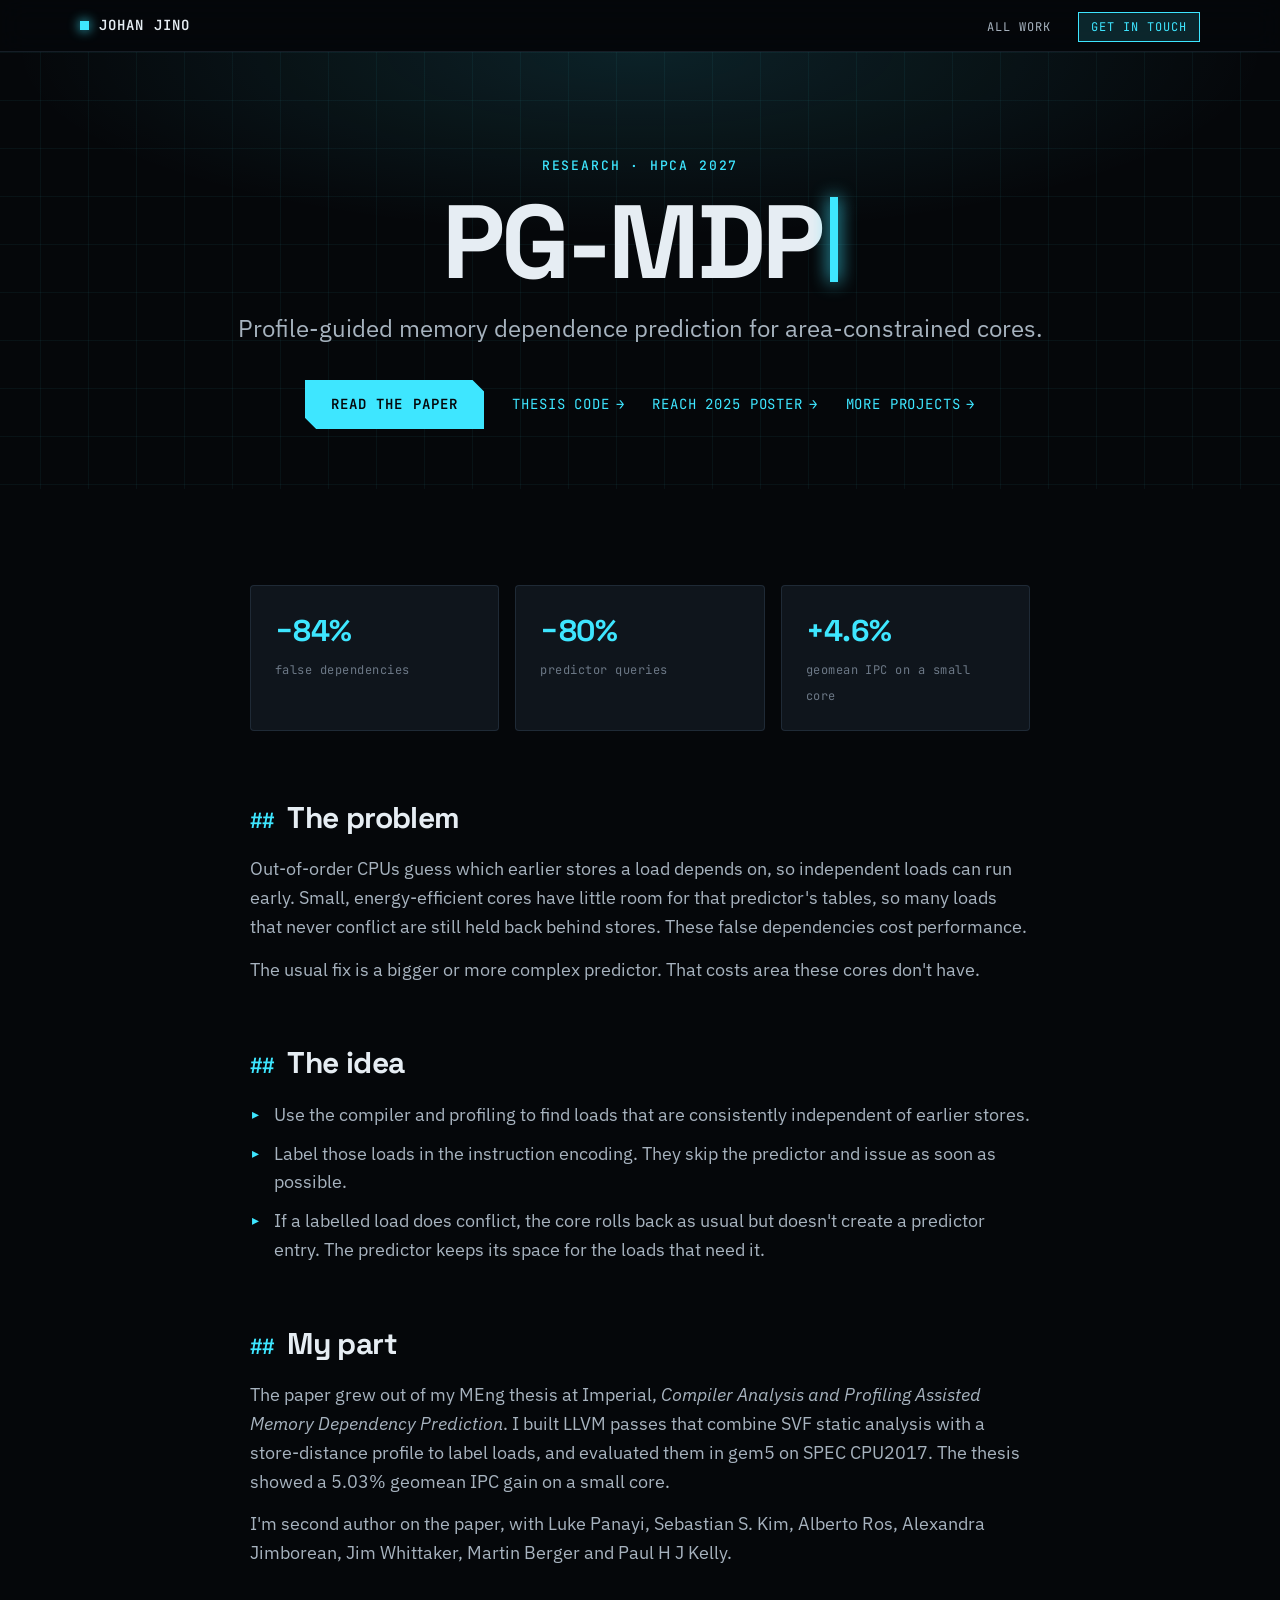
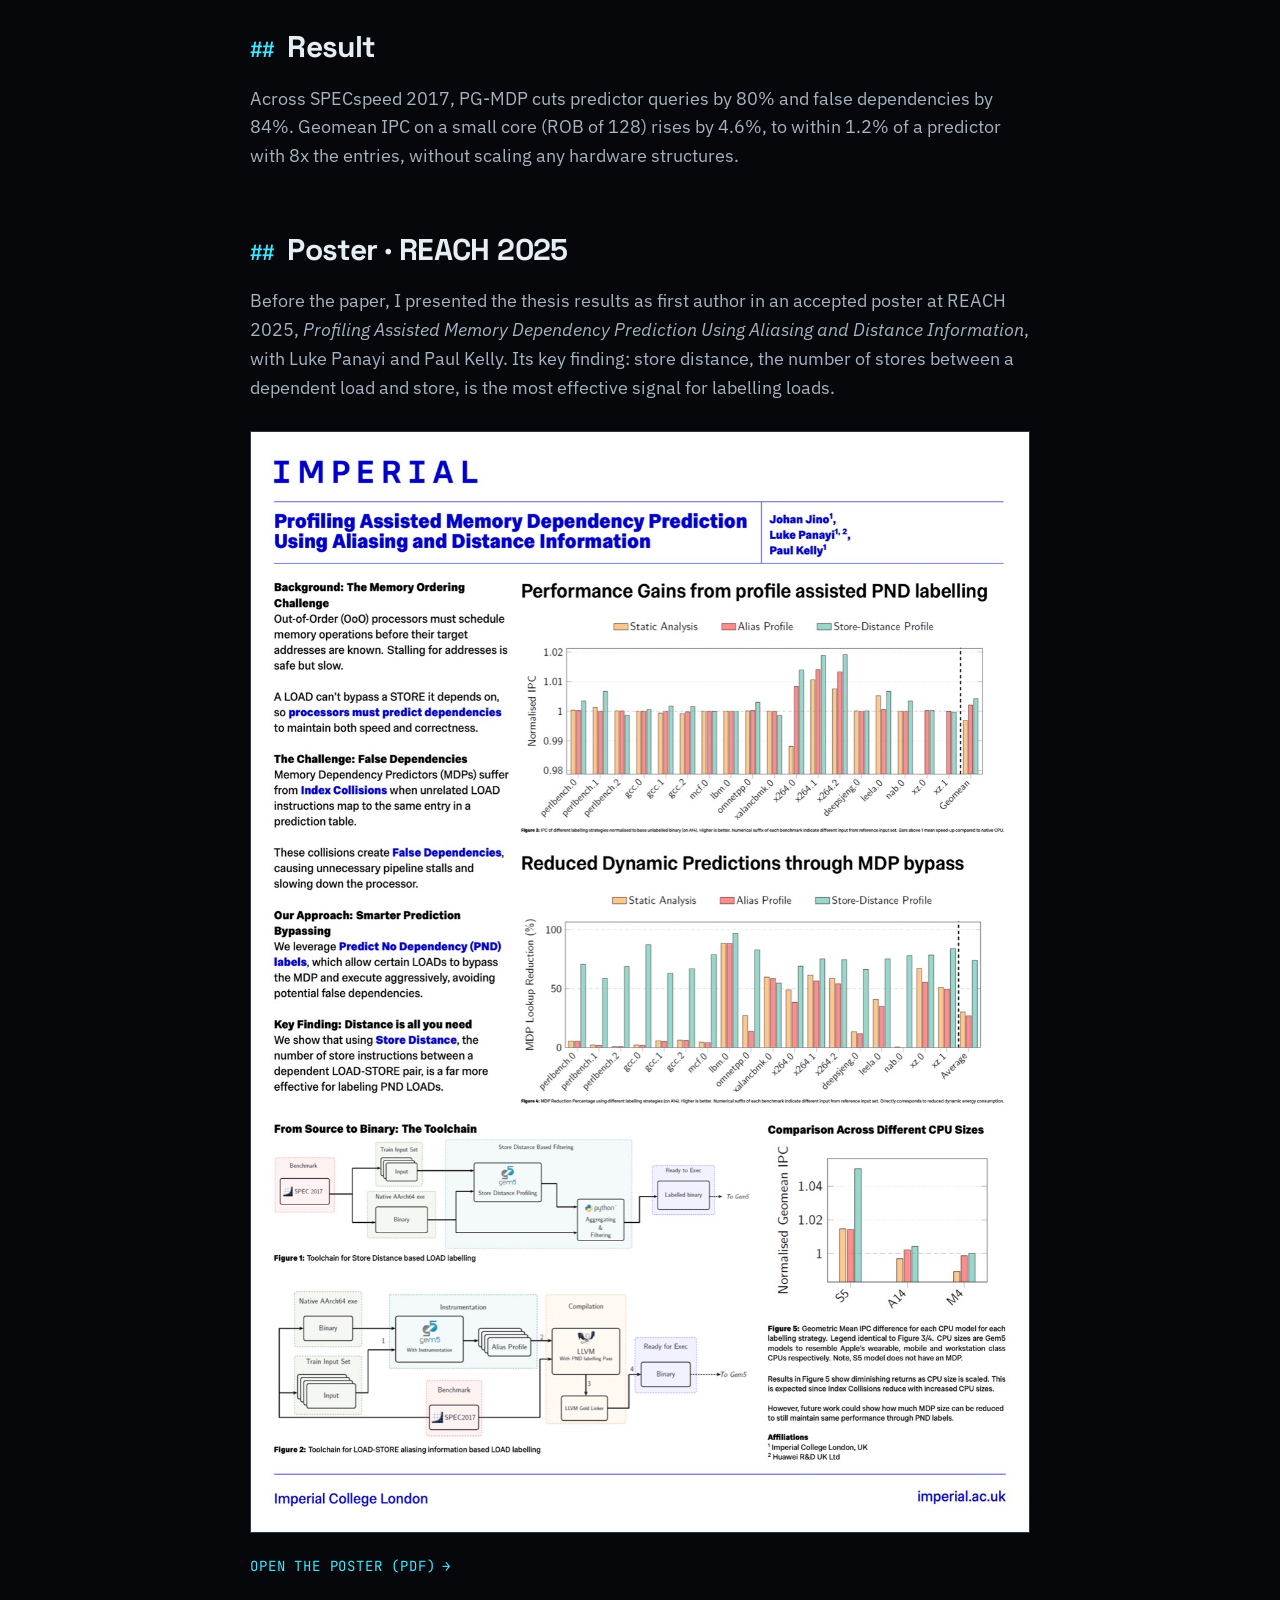
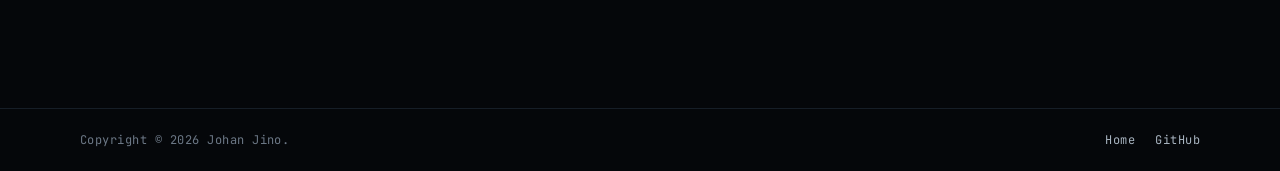
<file: PG-MDP-details.html>
<!DOCTYPE html>
<html lang="en" class="no-js">

<head>
  <meta charset="utf-8">
  <meta name="viewport" content="width=device-width, initial-scale=1">
  <title>PG-MDP — profile-guided memory dependence prediction · Johan Jino</title>
  <meta name="description" content="PG-MDP is a hardware-software co-design for memory dependence prediction on area-constrained cores, accepted at HPCA 2027. Johan Jino is second author.">
  <meta property="og:title" content="PG-MDP — profile-guided memory dependence prediction">
  <meta property="og:description" content="80% fewer predictor queries, 84% fewer false dependencies and +4.6% IPC on a small core, without a bigger predictor. HPCA 2027.">
  <meta property="og:image" content="https://johanjino.github.io/assets/img/johan-og.jpg">
  <link rel="icon" type="image/png" sizes="32x32" href="assets/img/favicon/favicon-32x32.png">
  <link rel="apple-touch-icon" sizes="180x180" href="assets/img/favicon/apple-touch-icon.png">
  <meta name="theme-color" content="#05070a">
  <link rel="preconnect" href="https://fonts.googleapis.com">
  <link rel="preconnect" href="https://fonts.gstatic.com" crossorigin>
  <link rel="stylesheet" href="https://fonts.googleapis.com/css2?family=IBM+Plex+Sans:wght@400;500;600&family=JetBrains+Mono:wght@400;500;600&family=Space+Grotesk:wght@500;600;700&display=swap">
  <link rel="stylesheet" href="assets/css/site.css?v=2">
</head>

<body>

  <header class="nav">
    <div class="wrap">
      <a href="index.html" class="nav-brand">Johan Jino</a>
      <ul class="nav-links nav-links-static">
        <li><a href="index.html#work">All work</a></li>
        <li><a href="index.html#contact" class="nav-cta">Get in touch</a></li>
      </ul>
    </div>
  </header>

  <main>
    <section class="case-hero">
      <div class="wrap">
        <p class="eyebrow reveal">Research · HPCA 2027</p>
        <h1 class="headline cursor reveal" data-delay="60">PG-MDP</h1>
        <p class="lede reveal" data-delay="120">Profile-guided memory dependence prediction for area-constrained cores.</p>
        <div class="actions reveal" data-delay="180">
          <a class="btn" href="https://arxiv.org/abs/2604.08445" target="_blank" rel="noopener">Read the paper</a>
          <a class="more" href="https://github.com/johanjino/PND-loads" target="_blank" rel="noopener">Thesis code</a>
          <a class="more" href="assets/docs/Johan_Jino_REACH_2025_Poster.pdf" target="_blank" rel="noopener">REACH 2025 poster</a>
          <a class="more" href="index.html#work">More projects</a>
        </div>
      </div>
    </section>

    <section class="case-body">
      <div class="wrap-narrow">
        <div class="case-facts reveal">
          <div class="case-fact"><b>&minus;84%</b><span>false dependencies</span></div>
          <div class="case-fact"><b>&minus;80%</b><span>predictor queries</span></div>
          <div class="case-fact"><b>+4.6%</b><span>geomean IPC on a small core</span></div>
        </div>

        <h2 class="reveal">The problem</h2>
        <p class="reveal">Out-of-order CPUs guess which earlier stores a load depends on, so independent loads can run early. Small, energy-efficient cores have little room for that predictor's tables, so many loads that never conflict are still held back behind stores. These false dependencies cost performance.</p>
        <p class="reveal">The usual fix is a bigger or more complex predictor. That costs area these cores don't have.</p>

        <h2 class="reveal">The idea</h2>
        <ul class="reveal">
          <li>Use the compiler and profiling to find loads that are consistently independent of earlier stores.</li>
          <li>Label those loads in the instruction encoding. They skip the predictor and issue as soon as possible.</li>
          <li>If a labelled load does conflict, the core rolls back as usual but doesn't create a predictor entry. The predictor keeps its space for the loads that need it.</li>
        </ul>

        <h2 class="reveal">My part</h2>
        <p class="reveal">The paper grew out of my MEng thesis at Imperial, <em>Compiler Analysis and Profiling Assisted Memory Dependency Prediction</em>. I built LLVM passes that combine SVF static analysis with a store-distance profile to label loads, and evaluated them in gem5 on SPEC CPU2017. The thesis showed a 5.03% geomean IPC gain on a small core.</p>
        <p class="reveal">I'm second author on the paper, with Luke Panayi, Sebastian S. Kim, Alberto Ros, Alexandra Jimborean, Jim Whittaker, Martin Berger and Paul H J Kelly.</p>

        <h2 class="reveal">Result</h2>
        <p class="reveal">Across SPECspeed 2017, PG-MDP cuts predictor queries by 80% and false dependencies by 84%. Geomean IPC on a small core (ROB of 128) rises by 4.6%, to within 1.2% of a predictor with 8x the entries, without scaling any hardware structures.</p>

        <h2 class="reveal">Poster · REACH 2025</h2>
        <p class="reveal">Before the paper, I presented the thesis results as first author in an accepted poster at REACH 2025, <em>Profiling Assisted Memory Dependency Prediction Using Aliasing and Distance Information</em>, with Luke Panayi and Paul Kelly. Its key finding: store distance, the number of stores between a dependent load and store, is the most effective signal for labelling loads.</p>
        <a class="case-poster reveal" href="assets/docs/Johan_Jino_REACH_2025_Poster.pdf" target="_blank" rel="noopener">
          <img src="assets/img/projects/PG-MDP/REACH_2025_Poster.jpg" alt="REACH 2025 poster: Profiling Assisted Memory Dependency Prediction Using Aliasing and Distance Information" loading="lazy" width="1273" height="1800">
        </a>
        <p class="reveal"><a class="more" href="assets/docs/Johan_Jino_REACH_2025_Poster.pdf" target="_blank" rel="noopener">Open the poster (PDF)</a></p>
      </div>
    </section>
  </main>

  <footer class="footer">
    <div class="wrap">
      <p>Copyright © 2026 Johan Jino.</p>
      <nav>
        <a href="index.html">Home</a>
        <a href="https://github.com/johanjino" target="_blank" rel="noopener">GitHub</a>
      </nav>
    </div>
  </footer>

  <script src="assets/js/site.js?v=2"></script>
</body>

</html>
</file>
<file: assets/css/site.css>
:root {
  --bg: #05070a;
  --panel: #0a0e13;
  --panel-2: #0f151c;
  --line: rgba(130, 170, 210, 0.14);
  --line-strong: rgba(130, 170, 210, 0.3);
  --ink: #e6edf3;
  --ink-soft: #a7b3bf;
  --muted: #6c7886;
  --accent: #3ee6ff;
  --accent-dim: rgba(62, 230, 255, 0.14);
  --accent-2: #9dff6a;
  --warn: #ffb340;
  --grid: rgba(62, 230, 255, 0.05);
  --radius: 4px;
  --nav-h: 52px;
  --max: 1120px;
  --font-display: "Space Grotesk", "IBM Plex Sans", system-ui, sans-serif;
  --font-body: "IBM Plex Sans", system-ui, -apple-system, "Segoe UI", sans-serif;
  --font-mono: "JetBrains Mono", "IBM Plex Mono", ui-monospace, SFMono-Regular, Menlo, monospace;
  --cut: 14px;
}

*,
*::before,
*::after {
  box-sizing: border-box;
}

html {
  scroll-behavior: smooth;
  scroll-padding-top: var(--nav-h);
  -webkit-text-size-adjust: 100%;
}

body {
  margin: 0;
  font-family: var(--font-body);
  font-size: 17px;
  line-height: 1.55;
  color: var(--ink);
  background: var(--bg);
  -webkit-font-smoothing: antialiased;
  -moz-osx-font-smoothing: grayscale;
  counter-reset: sec;
}

::selection {
  background: var(--accent);
  color: var(--bg);
}

img,
video {
  display: block;
  max-width: 100%;
  height: auto;
}

a {
  color: var(--accent);
  text-decoration: none;
}

a:hover {
  text-decoration: underline;
  text-underline-offset: 3px;
}

h1,
h2,
h3,
h4,
p {
  margin: 0;
}

.wrap {
  width: min(100% - 44px, var(--max));
  margin-inline: auto;
}

.wrap-narrow {
  width: min(100% - 44px, 780px);
  margin-inline: auto;
}

/* Navigation */

.nav {
  position: sticky;
  top: 0;
  z-index: 100;
  height: var(--nav-h);
  background: rgba(5, 7, 10, 0.72);
  backdrop-filter: blur(14px) saturate(140%);
  -webkit-backdrop-filter: blur(14px) saturate(140%);
  border-bottom: 1px solid var(--line);
}

.nav .wrap {
  height: 100%;
  display: flex;
  align-items: center;
  justify-content: space-between;
  gap: 24px;
}

.nav-brand {
  display: inline-flex;
  align-items: center;
  gap: 10px;
  font-family: var(--font-mono);
  font-size: 14px;
  font-weight: 600;
  letter-spacing: 0.08em;
  text-transform: uppercase;
  color: var(--ink);
}

.nav-brand::before {
  content: "";
  width: 9px;
  height: 9px;
  background: var(--accent);
  box-shadow: 0 0 12px var(--accent);
}

.nav-brand:hover {
  text-decoration: none;
}

.nav-links {
  display: flex;
  align-items: center;
  gap: 28px;
  list-style: none;
  margin: 0;
  padding: 0;
}

.nav-links a {
  font-family: var(--font-mono);
  font-size: 12px;
  letter-spacing: 0.08em;
  text-transform: uppercase;
  color: var(--ink-soft);
  transition: color 0.2s;
}

.nav-links a:hover,
.nav-links a.is-active {
  color: var(--accent);
  text-decoration: none;
}

.nav-links a.is-active::before {
  content: "> ";
}

.nav-cta {
  padding: 6px 12px;
  border: 1px solid var(--accent);
  color: var(--accent) !important;
  background: var(--accent-dim);
}

.nav-cta:hover {
  background: var(--accent);
  color: var(--bg) !important;
}

.nav-cta::before {
  content: none !important;
}

.nav-toggle {
  display: none;
  background: none;
  border: 0;
  padding: 8px;
  margin-right: -8px;
  cursor: pointer;
  color: var(--ink);
}

.nav-toggle svg {
  display: block;
}

@media (max-width: 760px) {
  .nav-toggle {
    display: block;
  }

  .nav-links {
    position: fixed;
    inset: var(--nav-h) 0 auto 0;
    flex-direction: column;
    align-items: flex-start;
    gap: 0;
    padding: 12px 22px 28px;
    background: rgba(5, 7, 10, 0.97);
    backdrop-filter: blur(14px);
    -webkit-backdrop-filter: blur(14px);
    border-bottom: 1px solid var(--line);
    transform: translateY(-8px);
    opacity: 0;
    pointer-events: none;
    transition: opacity 0.25s, transform 0.25s;
  }

  .nav.is-open .nav-links {
    transform: none;
    opacity: 1;
    pointer-events: auto;
  }

  .nav-links li {
    width: 100%;
  }

  .nav-links a {
    display: block;
    font-size: 18px;
    padding: 12px 0;
    border-bottom: 1px solid var(--line);
  }

  .nav-cta {
    display: inline-block !important;
    margin-top: 18px;
    padding: 10px 18px !important;
    border-bottom: 1px solid var(--accent) !important;
  }

  .nav-links-static {
    position: static;
    flex-direction: row;
    align-items: center;
    gap: 20px;
    padding: 0;
    background: none;
    border: 0;
    backdrop-filter: none;
    -webkit-backdrop-filter: none;
    transform: none;
    opacity: 1;
    pointer-events: auto;
  }

  .nav-links-static li {
    width: auto;
  }

  .nav-links-static a {
    font-size: 12px;
    padding: 0;
    border: 0;
  }

  .nav-links-static .nav-cta {
    margin-top: 0;
    padding: 6px 12px !important;
  }
}

/* Type */

.eyebrow {
  font-family: var(--font-mono);
  font-size: 13px;
  font-weight: 500;
  letter-spacing: 0.14em;
  text-transform: uppercase;
  color: var(--accent);
  margin-bottom: 14px;
}

.section-head .eyebrow {
  counter-increment: sec;
}

.section-head .eyebrow::before {
  content: "0" counter(sec) " // ";
  color: var(--muted);
}

.headline {
  font-family: var(--font-display);
  font-size: clamp(48px, 8.4vw, 104px);
  font-weight: 700;
  line-height: 1;
  letter-spacing: -0.035em;
}

.title {
  font-family: var(--font-display);
  font-size: clamp(34px, 5.2vw, 60px);
  font-weight: 700;
  line-height: 1.05;
  letter-spacing: -0.03em;
}

.lede {
  font-size: clamp(19px, 2.3vw, 24px);
  font-weight: 400;
  line-height: 1.4;
  color: var(--ink-soft);
  margin-top: 18px;
}

.body-lg {
  font-size: 19px;
  line-height: 1.6;
  color: var(--ink-soft);
}

.gradient-text {
  background: linear-gradient(90deg, var(--accent) 0%, var(--accent-2) 100%);
  -webkit-background-clip: text;
  background-clip: text;
  color: transparent;
}

.cursor::after {
  content: "";
  display: inline-block;
  width: 0.08em;
  height: 0.82em;
  margin-left: 0.08em;
  vertical-align: -0.04em;
  background: var(--accent);
  box-shadow: 0 0 18px var(--accent);
  animation: blink 1.1s steps(1) infinite;
}

@keyframes blink {
  50% {
    opacity: 0;
  }
}

/* Buttons */

.actions {
  display: flex;
  flex-wrap: wrap;
  justify-content: center;
  align-items: center;
  gap: 18px 28px;
  margin-top: 34px;
}

.btn {
  display: inline-flex;
  align-items: center;
  justify-content: center;
  gap: 10px;
  padding: 14px 26px;
  border: 0;
  background: var(--accent);
  color: var(--bg);
  font-family: var(--font-mono);
  font-size: 14px;
  font-weight: 600;
  letter-spacing: 0.08em;
  text-transform: uppercase;
  cursor: pointer;
  clip-path: polygon(0 0, calc(100% - 12px) 0, 100% 12px, 100% 100%, 12px 100%, 0 calc(100% - 12px));
  transition: background 0.2s, box-shadow 0.2s;
}

.btn:hover {
  background: #8ff1ff;
  text-decoration: none;
}

.btn:disabled {
  opacity: 0.6;
  cursor: progress;
}

.more {
  font-family: var(--font-mono);
  font-size: 14px;
  letter-spacing: 0.06em;
  text-transform: uppercase;
  white-space: nowrap;
}

.more::after {
  content: "\2192";
  display: inline-block;
  margin-left: 6px;
  transition: transform 0.2s;
}

.more:hover::after {
  transform: translateX(3px);
}

/* Sections */

.section {
  position: relative;
  padding: 128px 0;
  border-top: 1px solid var(--line);
}

.section-alt {
  background-color: var(--panel);
  background-image:
    linear-gradient(var(--grid) 1px, transparent 1px),
    linear-gradient(90deg, var(--grid) 1px, transparent 1px);
  background-size: 48px 48px;
  background-position: center top;
}

.section-dark {
  background:
    radial-gradient(ellipse 60% 50% at 50% 0%, rgba(62, 230, 255, 0.12), transparent 70%),
    var(--bg);
}

.section-head {
  text-align: center;
  max-width: 820px;
  margin: 0 auto 64px;
}

@media (max-width: 760px) {
  .section {
    padding: 88px 0;
  }

  .section-head {
    margin-bottom: 44px;
  }
}

/* Panels with corner brackets */

.tile,
.role,
.card,
.quote,
.case-fact {
  position: relative;
  background: var(--panel-2);
  border: 1px solid var(--line);
  border-radius: var(--radius);
}

.tile::before,
.role::before,
.card::before,
.quote::before {
  content: "";
  position: absolute;
  inset: -1px;
  pointer-events: none;
  border-radius: var(--radius);
  background:
    linear-gradient(var(--accent), var(--accent)) top left / 14px 1px,
    linear-gradient(var(--accent), var(--accent)) top left / 1px 14px,
    linear-gradient(var(--accent), var(--accent)) bottom right / 14px 1px,
    linear-gradient(var(--accent), var(--accent)) bottom right / 1px 14px;
  background-repeat: no-repeat;
  opacity: 0.7;
  transition: opacity 0.3s;
}

/* Hero */

.hero {
  position: relative;
  padding: 104px 0 0;
  text-align: center;
  overflow: hidden;
  background:
    radial-gradient(ellipse 70% 55% at 50% 0%, rgba(62, 230, 255, 0.14), transparent 70%),
    linear-gradient(var(--grid) 1px, transparent 1px),
    linear-gradient(90deg, var(--grid) 1px, transparent 1px),
    var(--bg);
  background-size: auto, 48px 48px, 48px 48px, auto;
  background-position: center top;
}

.status {
  display: inline-flex;
  align-items: center;
  gap: 10px;
  padding: 7px 14px;
  margin-bottom: 30px;
  border: 1px solid rgba(157, 255, 106, 0.35);
  background: rgba(157, 255, 106, 0.06);
  font-family: var(--font-mono);
  font-size: 12px;
  letter-spacing: 0.1em;
  text-transform: uppercase;
  color: var(--accent-2);
}

.status::before {
  content: "";
  width: 7px;
  height: 7px;
  border-radius: 50%;
  background: var(--accent-2);
  box-shadow: 0 0 10px var(--accent-2);
  animation: pulse 2s ease-in-out infinite;
}

@keyframes pulse {
  50% {
    opacity: 0.35;
  }
}

.hero .lede {
  max-width: 900px;
  margin-inline: auto;
}

.hero .lede .gradient-text {
  white-space: nowrap;
}

.hero-media {
  position: relative;
  margin: 76px auto 0;
  width: min(100% - 44px, 1200px);
  aspect-ratio: 16 / 10;
  border: 1px solid var(--line-strong);
  border-bottom: 0;
  overflow: hidden;
  will-change: transform, opacity;
}

.hero-media img {
  width: 100%;
  height: 100%;
  object-fit: cover;
  object-position: 60% 40%;
  filter: saturate(0.85) contrast(1.04);
}

.hero-media::after {
  content: "";
  position: absolute;
  inset: 0;
  pointer-events: none;
  background:
    repeating-linear-gradient(0deg, rgba(0, 0, 0, 0.06) 0 1px, transparent 1px 3px),
    linear-gradient(180deg, transparent 72%, rgba(5, 7, 10, 0.7) 100%);
}

.hud {
  position: absolute;
  z-index: 2;
  font-family: var(--font-mono);
  font-size: 11px;
  letter-spacing: 0.12em;
  text-transform: uppercase;
  color: var(--accent);
  text-shadow: 0 0 8px rgba(62, 230, 255, 0.5);
  text-align: left;
  line-height: 1.6;
  padding: 4px 8px;
  background: rgba(5, 7, 10, 0.62);
  backdrop-filter: blur(4px);
  -webkit-backdrop-filter: blur(4px);
}

.hud-tl {
  top: 22px;
  left: 24px;
}

.hud-tr {
  top: 22px;
  right: 24px;
  text-align: right;
}

.hud-bl {
  bottom: 22px;
  left: 24px;
  color: var(--accent-2);
  text-shadow: 0 0 8px rgba(157, 255, 106, 0.5);
}

.hud-br {
  bottom: 22px;
  right: 24px;
  text-align: right;
  color: var(--muted);
  text-shadow: none;
}

.hud-frame {
  position: absolute;
  z-index: 1;
  inset: 12px;
  pointer-events: none;
  background:
    linear-gradient(var(--accent), var(--accent)) top left / 22px 1px,
    linear-gradient(var(--accent), var(--accent)) top left / 1px 22px,
    linear-gradient(var(--accent), var(--accent)) top right / 22px 1px,
    linear-gradient(var(--accent), var(--accent)) top right / 1px 22px,
    linear-gradient(var(--accent), var(--accent)) bottom left / 22px 1px,
    linear-gradient(var(--accent), var(--accent)) bottom left / 1px 22px,
    linear-gradient(var(--accent), var(--accent)) bottom right / 22px 1px,
    linear-gradient(var(--accent), var(--accent)) bottom right / 1px 22px;
  background-repeat: no-repeat;
}

.hud-scan {
  position: absolute;
  z-index: 1;
  inset: 0;
  pointer-events: none;
  background: linear-gradient(180deg, transparent, rgba(62, 230, 255, 0.08), transparent) bottom / 100% 120px no-repeat;
  transform: translateY(-100%);
  animation: scan 7s linear infinite;
  will-change: transform;
}

@keyframes scan {
  to {
    transform: translateY(120px);
  }
}

@media (max-width: 760px) {
  .hero {
    padding-top: 72px;
  }

  .hero-media {
    aspect-ratio: 4 / 5;
    margin-top: 52px;
  }

  .hud-tr,
  .hud-br {
    display: none;
  }
}

/* Highlights bento */

.bento {
  display: grid;
  grid-template-columns: repeat(6, 1fr);
  gap: 16px;
}

.tile {
  grid-column: span 2;
  padding: 36px 32px;
  min-height: 280px;
  display: flex;
  flex-direction: column;
  justify-content: space-between;
  transition: border-color 0.3s, box-shadow 0.3s;
}

.tile:hover {
  border-color: var(--line-strong);
  box-shadow: 0 0 0 1px var(--accent-dim), 0 20px 60px -30px rgba(62, 230, 255, 0.35);
}

.tile:hover::before {
  opacity: 1;
}

.tile-wide {
  grid-column: span 3;
}

.tile-full {
  grid-column: span 6;
}

.tile-dark {
  background:
    radial-gradient(ellipse 80% 70% at 0% 0%, rgba(62, 230, 255, 0.1), transparent 70%),
    var(--panel-2);
  border-color: rgba(62, 230, 255, 0.28);
}

.tile-label {
  font-family: var(--font-mono);
  font-size: 12px;
  letter-spacing: 0.12em;
  text-transform: uppercase;
  color: var(--muted);
}

.tile-label::before {
  content: "[ ";
  color: var(--accent);
}

.tile-label::after {
  content: " ]";
  color: var(--accent);
}

.tile-stat {
  font-family: var(--font-display);
  font-size: clamp(56px, 7vw, 88px);
  font-weight: 700;
  line-height: 1;
  letter-spacing: -0.04em;
  margin: 26px 0 14px;
}

.tile-stat-sm {
  font-size: clamp(34px, 4.2vw, 50px);
  letter-spacing: -0.03em;
}

.tile-copy {
  font-size: 17px;
  line-height: 1.45;
  font-weight: 500;
  max-width: 440px;
}

.tile-copy span {
  font-weight: 400;
  color: var(--ink-soft);
}

@media (max-width: 1000px) {
  .tile,
  .tile-wide {
    grid-column: span 3;
  }
}

@media (max-width: 640px) {
  .bento {
    grid-template-columns: 1fr;
  }

  .tile,
  .tile-wide,
  .tile-full {
    grid-column: auto;
    min-height: 0;
  }
}

/* On stage video strip */

.stage {
  position: relative;
  min-height: min(78vh, 760px);
  display: flex;
  align-items: flex-end;
  overflow: hidden;
  background: var(--bg);
  border-top: 1px solid var(--line);
  text-align: center;
}

.stage-media {
  position: absolute;
  inset: 0;
}

.stage-video {
  width: 100%;
  height: 100%;
  object-fit: cover;
  object-position: 70% 45%;
  filter: grayscale(0.3) brightness(0.75) contrast(1.06);
}

.stage-media::after {
  content: "";
  position: absolute;
  inset: 0;
  background:
    repeating-linear-gradient(0deg, rgba(0, 0, 0, 0.12) 0 1px, transparent 1px 3px),
    linear-gradient(180deg, var(--bg) 0%, rgba(5, 7, 10, 0.05) 18%, rgba(5, 7, 10, 0.1) 50%, rgba(5, 7, 10, 0.85) 86%, var(--bg) 100%),
    linear-gradient(90deg, rgba(62, 230, 255, 0.1), transparent 40%, transparent 60%, rgba(157, 255, 106, 0.06));
}

.stage .hud-tl,
.stage .hud-br {
  top: auto;
  bottom: auto;
}

.stage .hud-tl {
  top: 32px;
}

.stage .hud-br {
  bottom: 32px;
}

.stage-rec::before {
  content: "\25CF  ";
  color: #ff4d4d;
  text-shadow: 0 0 8px rgba(255, 77, 77, 0.7);
  animation: blink 1.4s steps(1) infinite;
}

.stage-copy {
  position: relative;
  z-index: 2;
  padding: 0 0 96px;
}

.stage-copy .lede {
  max-width: 640px;
  margin-inline: auto;
}

.stage-copy .actions {
  margin-top: 26px;
}

@supports (animation-timeline: view()) {
  .stage-media {
    animation: stage-fade linear both;
    animation-timeline: view();
    animation-range: entry 0% cover 45%;
  }

  @keyframes stage-fade {
    from {
      opacity: 0;
      transform: scale(1.06);
    }

    to {
      opacity: 1;
      transform: none;
    }
  }
}

@media (max-width: 760px) {
  .stage {
    min-height: 82vh;
  }

  .stage-media {
    bottom: 34%;
  }

  .stage-video {
    object-position: 74% 45%;
  }

  .stage-copy {
    padding-bottom: 64px;
  }
}

/* Stack (silicon to cluster) */

.stack {
  position: relative;
  display: grid;
  grid-template-columns: repeat(4, 1fr);
  border: 1px solid var(--line-strong);
  background: var(--panel);
}

.stack::before {
  content: "";
  position: absolute;
  left: 0;
  right: 0;
  top: 0;
  height: 2px;
  background: linear-gradient(90deg, var(--accent), var(--accent-2));
  box-shadow: 0 0 16px rgba(62, 230, 255, 0.6);
}

.layer {
  position: relative;
  padding: 40px 28px 36px;
}

.layer + .layer {
  border-left: 1px solid var(--line);
}

.layer-num {
  font-family: var(--font-mono);
  font-size: 12px;
  letter-spacing: 0.14em;
  color: var(--accent);
}

.layer-num::before {
  content: "LAYER_";
  color: var(--muted);
}

.layer h3 {
  font-family: var(--font-display);
  font-size: 26px;
  font-weight: 700;
  letter-spacing: -0.02em;
  margin: 14px 0 10px;
}

.layer p {
  color: var(--ink-soft);
  font-size: 16px;
}

@media (max-width: 900px) {
  .stack {
    grid-template-columns: repeat(2, 1fr);
  }

  .layer:nth-child(3) {
    border-left: 0;
  }

  .layer:nth-child(n+3) {
    border-top: 1px solid var(--line);
  }
}

@media (max-width: 520px) {
  .stack {
    grid-template-columns: 1fr;
  }

  .layer + .layer {
    border-left: 0;
    border-top: 1px solid var(--line);
  }
}

/* Experience */

.roles {
  display: grid;
  gap: 16px;
}

.role {
  display: grid;
  grid-template-columns: 240px 1fr;
  gap: 32px;
  padding: 40px;
}

.role-meta h3 {
  font-family: var(--font-display);
  font-size: 28px;
  font-weight: 700;
  letter-spacing: -0.02em;
}

.role-meta p {
  font-family: var(--font-mono);
  font-size: 13px;
  letter-spacing: 0.04em;
  color: var(--muted);
  margin-top: 8px;
}

.role-title {
  font-size: 19px;
  font-weight: 600;
  margin-bottom: 16px;
}

.role ul {
  margin: 0;
  padding: 0;
  list-style: none;
  display: grid;
  gap: 12px;
}

.role li {
  position: relative;
  padding-left: 24px;
  color: var(--ink-soft);
}

.role li::before {
  content: "▸";
  position: absolute;
  left: 2px;
  top: 0;
  color: var(--accent);
  font-size: 14px;
  line-height: 1.75;
}

.role li strong {
  color: var(--ink);
  font-weight: 600;
}

.role-sub {
  font-family: var(--font-mono);
  font-size: 12px;
  letter-spacing: 0.12em;
  text-transform: uppercase;
  color: var(--muted);
  margin: 26px 0 12px;
}

.chips {
  display: flex;
  flex-wrap: wrap;
  gap: 8px;
  margin-top: 22px;
}

.chip {
  font-family: var(--font-mono);
  font-size: 12px;
  letter-spacing: 0.04em;
  padding: 4px 10px;
  border: 1px solid var(--line-strong);
  color: var(--ink-soft);
}

@media (max-width: 760px) {
  .role {
    grid-template-columns: 1fr;
    gap: 18px;
    padding: 30px 24px;
  }
}

/* Work */

.work {
  display: grid;
  grid-template-columns: repeat(2, 1fr);
  gap: 16px;
}

.card {
  display: flex;
  flex-direction: column;
  overflow: hidden;
  transition: transform 0.4s cubic-bezier(0.2, 0.8, 0.2, 1), border-color 0.3s, box-shadow 0.3s;
}

.card:hover {
  transform: translateY(-4px);
  border-color: rgba(62, 230, 255, 0.4);
  box-shadow: 0 30px 70px -40px rgba(62, 230, 255, 0.5);
}

.card:hover::before {
  opacity: 1;
}

.card-body {
  padding: 40px 36px 28px;
  text-align: center;
}

.card-kicker {
  font-family: var(--font-mono);
  font-size: 12px;
  letter-spacing: 0.14em;
  text-transform: uppercase;
  color: var(--accent);
}

.card h3 {
  font-family: var(--font-display);
  font-size: 38px;
  font-weight: 700;
  letter-spacing: -0.03em;
  margin: 10px 0;
}

.card p {
  font-size: 17px;
  color: var(--ink-soft);
  max-width: 420px;
  margin-inline: auto;
}

.card .actions {
  margin-top: 22px;
  gap: 14px 24px;
}

.card-media {
  margin-top: auto;
  padding: 0 28px;
}

.card-media img {
  width: 100%;
  aspect-ratio: 16 / 10;
  object-fit: cover;
  border: 1px solid var(--line);
  border-bottom: 0;
  filter: saturate(0.85);
  transition: filter 0.3s;
}

.card:hover .card-media img {
  filter: none;
}

.card-term {
  aspect-ratio: 16 / 10;
  margin: 0;
  padding: 28px 28px 20px;
  display: flex;
  flex-direction: column;
  justify-content: center;
  gap: 4px;
  font-family: var(--font-mono);
  background:
    linear-gradient(var(--grid) 1px, transparent 1px),
    linear-gradient(90deg, var(--grid) 1px, transparent 1px),
    var(--bg);
  background-size: 24px 24px;
  border: 1px solid var(--line);
  border-bottom: 0;
}

.card-term::before {
  content: "$ ./results --summary";
  font-size: 12px;
  color: var(--accent-2);
  margin-bottom: 10px;
}

.card-term div {
  display: flex;
  justify-content: space-between;
  align-items: baseline;
  gap: 16px;
  padding: 8px 0;
  border-bottom: 1px dashed var(--line);
}

.card-term dt {
  font-size: 12px;
  letter-spacing: 0.06em;
  text-transform: uppercase;
  color: var(--muted);
}

.card-term dd {
  margin: 0;
  font-family: var(--font-display);
  font-size: clamp(20px, 2.4vw, 28px);
  font-weight: 700;
  letter-spacing: -0.02em;
  color: var(--accent);
  white-space: nowrap;
}

.work-more {
  margin-top: 36px;
  text-align: center;
  color: var(--ink-soft);
}

@media (max-width: 860px) {
  .work {
    grid-template-columns: 1fr;
  }

  .card-body {
    padding: 36px 24px 24px;
  }

  .card h3 {
    font-size: 32px;
  }

  .card-term {
    aspect-ratio: auto;
    padding: 22px 20px 16px;
  }
}

/* Tech specs */

.specs {
  border: 1px solid var(--line-strong);
  background: var(--panel);
}

.spec {
  display: grid;
  grid-template-columns: 240px 1fr;
  gap: 32px;
  padding: 22px 28px;
}

.spec + .spec {
  border-top: 1px dashed var(--line);
}

.spec h3 {
  font-family: var(--font-mono);
  font-size: 13px;
  font-weight: 500;
  letter-spacing: 0.12em;
  text-transform: uppercase;
  color: var(--accent);
  padding-top: 3px;
}

.spec p {
  color: var(--ink);
}

.spec p + p {
  margin-top: 4px;
}

.spec .spec-note {
  color: var(--muted);
  font-size: 15px;
}

@media (max-width: 640px) {
  .spec {
    grid-template-columns: 1fr;
    gap: 6px;
    padding: 20px;
  }
}

/* Quotes */

.quotes {
  display: grid;
  grid-template-columns: repeat(3, 1fr);
  gap: 16px;
}

.quote {
  display: flex;
  flex-direction: column;
  margin: 0;
  padding: 36px 32px;
}

.quote blockquote {
  margin: 0;
}

.quote blockquote::before {
  content: "> TRANSMISSION";
  display: block;
  margin-bottom: 18px;
  font-family: var(--font-mono);
  font-size: 11px;
  letter-spacing: 0.16em;
  color: var(--muted);
}

.quote-pull {
  font-family: var(--font-display);
  font-size: 23px;
  font-weight: 600;
  line-height: 1.25;
  letter-spacing: -0.015em;
}

.quote-more {
  margin-top: 16px;
  color: var(--ink-soft);
  font-size: 16px;
}

.quote figcaption {
  display: flex;
  align-items: center;
  gap: 14px;
  margin-top: auto;
  padding-top: 28px;
}

.quote figcaption img {
  width: 44px;
  height: 44px;
  border-radius: 50%;
  object-fit: cover;
  border: 1px solid var(--line-strong);
  filter: grayscale(0.4);
}

.quote-name {
  font-weight: 600;
  font-size: 15px;
}

.quote-role {
  font-family: var(--font-mono);
  font-size: 12px;
  color: var(--muted);
}

@media (max-width: 960px) {
  .quotes {
    grid-template-columns: 1fr;
  }
}

/* About strip */

.about {
  display: grid;
  grid-template-columns: 1fr 1fr;
  gap: 64px;
  align-items: center;
}

.about-photo {
  position: relative;
  aspect-ratio: 4 / 5;
  border: 1px solid var(--line-strong);
  overflow: hidden;
}

.about-photo img {
  width: 100%;
  height: 100%;
  object-fit: cover;
  object-position: 50% 30%;
  filter: saturate(0.75) contrast(1.05);
}

.about-photo::after {
  content: "";
  position: absolute;
  inset: 10px;
  pointer-events: none;
  background:
    linear-gradient(var(--accent), var(--accent)) top left / 18px 1px,
    linear-gradient(var(--accent), var(--accent)) top left / 1px 18px,
    linear-gradient(var(--accent), var(--accent)) bottom right / 18px 1px,
    linear-gradient(var(--accent), var(--accent)) bottom right / 1px 18px;
  background-repeat: no-repeat;
}

.about .title + .body-lg {
  margin-top: 24px;
}

.about .body-lg + .body-lg {
  margin-top: 18px;
}

@media (max-width: 860px) {
  .about {
    grid-template-columns: 1fr;
    gap: 40px;
  }
}

/* Contact */

.contact {
  text-align: center;
}

.contact-links {
  display: flex;
  flex-wrap: wrap;
  justify-content: center;
  gap: 14px 32px;
  margin-top: 28px;
}

.form {
  max-width: 660px;
  margin: 72px auto 0;
  padding: 28px;
  text-align: left;
  display: grid;
  grid-template-columns: 1fr 1fr;
  gap: 14px;
  border: 1px solid var(--line-strong);
  background: var(--panel);
}

.form::before {
  content: "$ ./send_message --to johan";
  grid-column: 1 / -1;
  font-family: var(--font-mono);
  font-size: 13px;
  color: var(--accent-2);
  margin-bottom: 4px;
}

.form .full {
  grid-column: 1 / -1;
}

.form input,
.form textarea {
  width: 100%;
  font-family: var(--font-mono);
  font-size: 15px;
  color: var(--ink);
  background: var(--bg);
  border: 1px solid var(--line-strong);
  border-radius: 0;
  padding: 14px 16px;
  transition: border-color 0.2s, box-shadow 0.2s;
}

.form input::placeholder,
.form textarea::placeholder {
  color: var(--muted);
}

.form input:focus,
.form textarea:focus {
  outline: none;
  border-color: var(--accent);
  box-shadow: 0 0 0 3px var(--accent-dim);
}

.form textarea {
  resize: vertical;
  min-height: 150px;
}

.form .btn {
  justify-self: center;
  margin-top: 10px;
}

.form-status {
  text-align: center;
  font-family: var(--font-mono);
  font-size: 13px;
  color: var(--accent-2);
  min-height: 1.5em;
}

@media (max-width: 560px) {
  .form {
    grid-template-columns: 1fr;
    padding: 20px;
  }
}

/* Footer */

.footer {
  border-top: 1px solid var(--line);
  color: var(--muted);
  font-family: var(--font-mono);
  font-size: 12px;
  letter-spacing: 0.04em;
  padding: 22px 0;
}

.footer .wrap {
  display: flex;
  flex-wrap: wrap;
  justify-content: space-between;
  gap: 8px 24px;
}

.footer a {
  color: var(--ink-soft);
}

.footer a:hover {
  color: var(--accent);
}

.footer nav {
  display: flex;
  gap: 20px;
}

/* Case study pages */

.case-hero {
  padding: 104px 0 60px;
  text-align: center;
  background:
    radial-gradient(ellipse 70% 60% at 50% 0%, rgba(62, 230, 255, 0.12), transparent 70%),
    linear-gradient(var(--grid) 1px, transparent 1px),
    linear-gradient(90deg, var(--grid) 1px, transparent 1px),
    var(--bg);
  background-size: auto, 48px 48px, 48px 48px, auto;
  background-position: center top;
}

.case-media {
  width: min(100% - 44px, 1080px);
  margin: 0 auto;
  display: grid;
  gap: 16px;
}

.case-media img,
.case-media video {
  width: 100%;
  border: 1px solid var(--line-strong);
  background: var(--panel);
}

.case-media-pair {
  display: grid;
  grid-template-columns: 1fr 1fr;
  gap: 16px;
}

.case-media-pair img {
  aspect-ratio: 1;
  object-fit: cover;
  object-position: top left;
}

@media (max-width: 760px) {
  .case-media-pair {
    grid-template-columns: 1fr;
  }
}

.case-body {
  padding: 96px 0 128px;
}

.case-body h2 {
  font-family: var(--font-display);
  font-size: 30px;
  font-weight: 700;
  letter-spacing: -0.02em;
  margin: 56px 0 14px;
}

.case-body h2::before {
  content: "## ";
  font-family: var(--font-mono);
  font-size: 0.7em;
  color: var(--accent);
}

.case-body p,
.case-body li {
  font-size: 18px;
  line-height: 1.6;
  color: var(--ink-soft);
}

.case-body p + p {
  margin-top: 14px;
}

.case-body ul {
  padding-left: 0;
  list-style: none;
  margin: 0;
  display: grid;
  gap: 10px;
}

.case-body li {
  position: relative;
  padding-left: 24px;
}

.case-body li::before {
  content: "▸";
  position: absolute;
  left: 2px;
  color: var(--accent);
  font-size: 14px;
  line-height: 1.9;
}

.case-poster {
  display: block;
  margin: 28px 0 18px;
  border: 1px solid var(--line-strong);
  transition: border-color 0.3s, box-shadow 0.3s;
}

.case-poster:hover {
  border-color: var(--accent);
  box-shadow: 0 30px 70px -40px rgba(62, 230, 255, 0.5);
}

.case-facts {
  display: grid;
  grid-template-columns: repeat(3, 1fr);
  gap: 16px;
  margin-bottom: 64px;
}

.case-fact {
  padding: 22px 24px;
}

.case-fact b {
  display: block;
  font-family: var(--font-display);
  font-size: 30px;
  font-weight: 700;
  letter-spacing: -0.02em;
  color: var(--accent);
}

.case-fact span {
  font-family: var(--font-mono);
  font-size: 12px;
  letter-spacing: 0.04em;
  color: var(--muted);
}

@media (max-width: 640px) {
  .case-facts {
    grid-template-columns: 1fr;
  }
}

/* Scroll reveal */

.reveal {
  opacity: 0;
  transform: translateY(28px);
  transition: opacity 0.8s cubic-bezier(0.2, 0.8, 0.2, 1), transform 0.8s cubic-bezier(0.2, 0.8, 0.2, 1);
}

.reveal.is-visible {
  opacity: 1;
  transform: none;
}

.no-js .reveal {
  opacity: 1;
  transform: none;
}

@media (prefers-reduced-motion: reduce) {
  html {
    scroll-behavior: auto;
  }

  .reveal {
    opacity: 1;
    transform: none;
    transition: none;
  }

  .card,
  .card:hover {
    transition: none;
    transform: none;
  }

  .cursor::after,
  .status::before,
  .hud-scan,
  .stage-media,
  .stage-rec::before {
    animation: none;
  }
}
</file>
